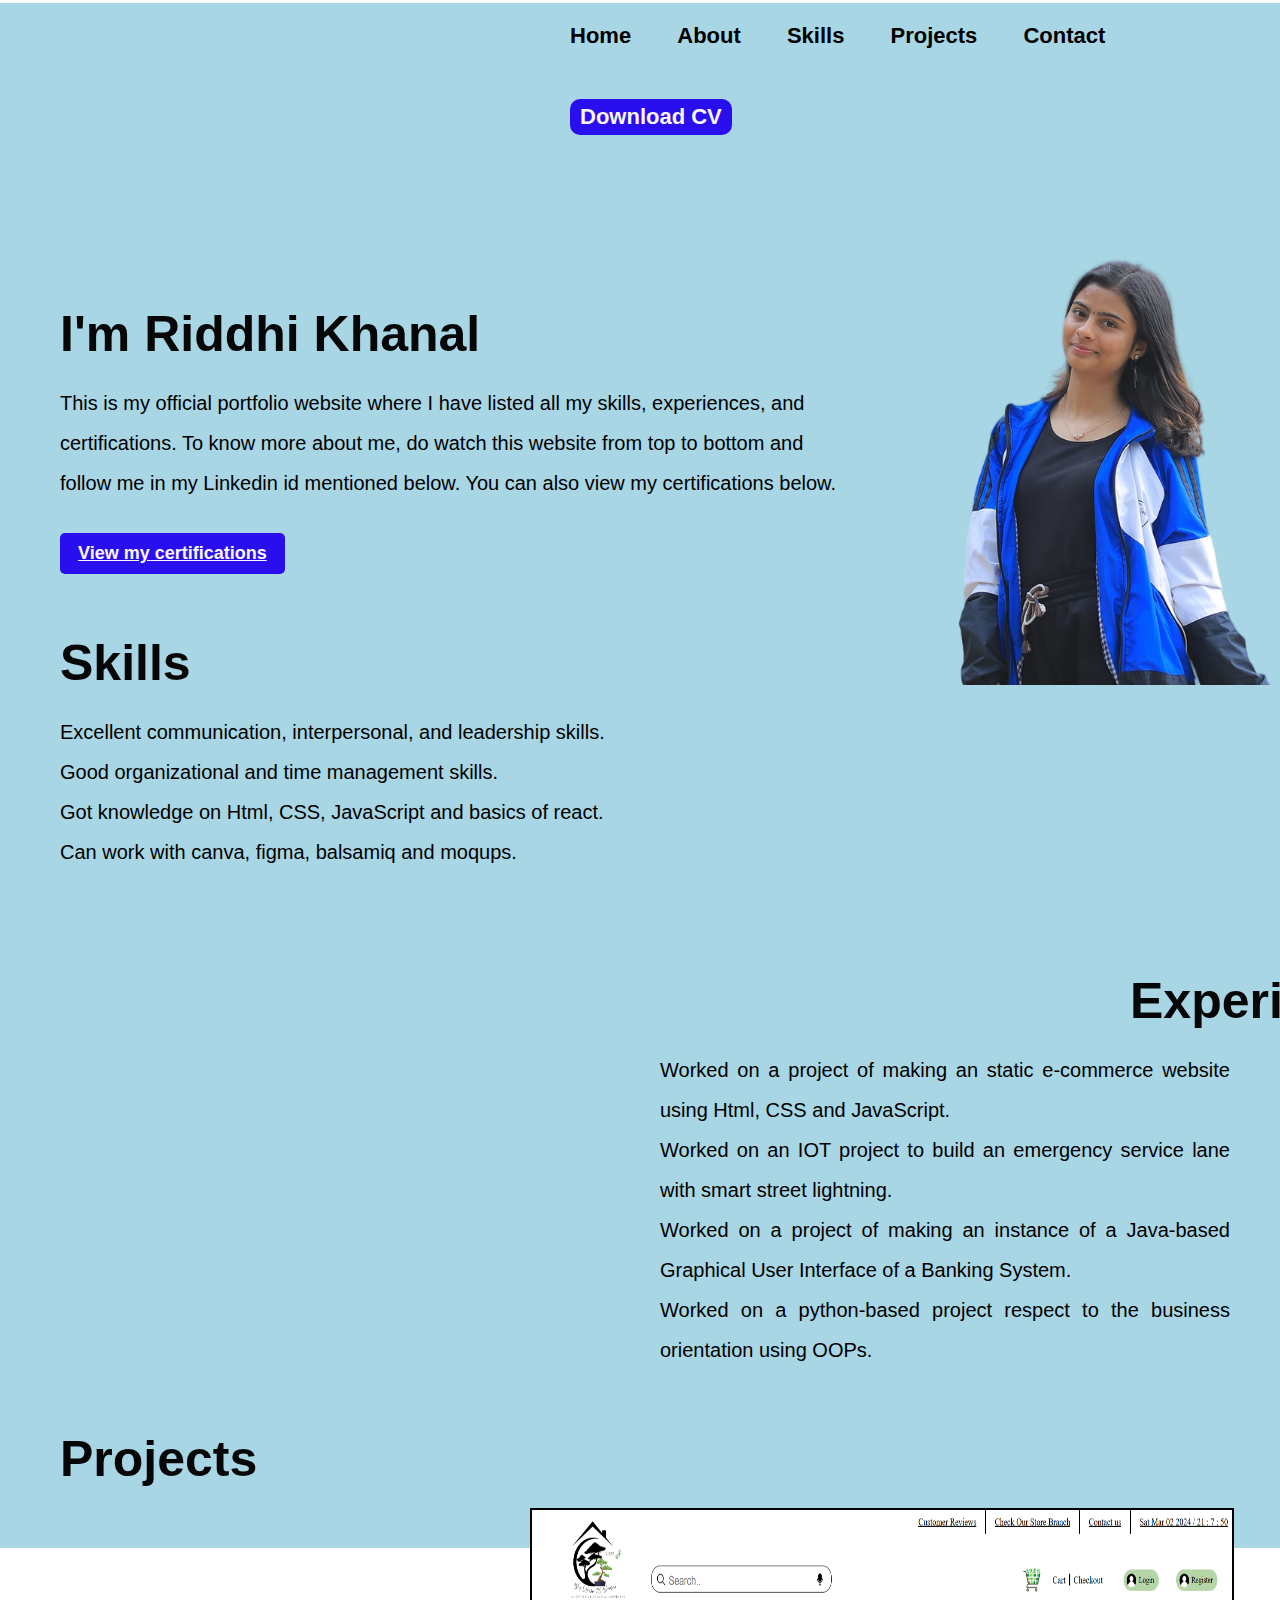
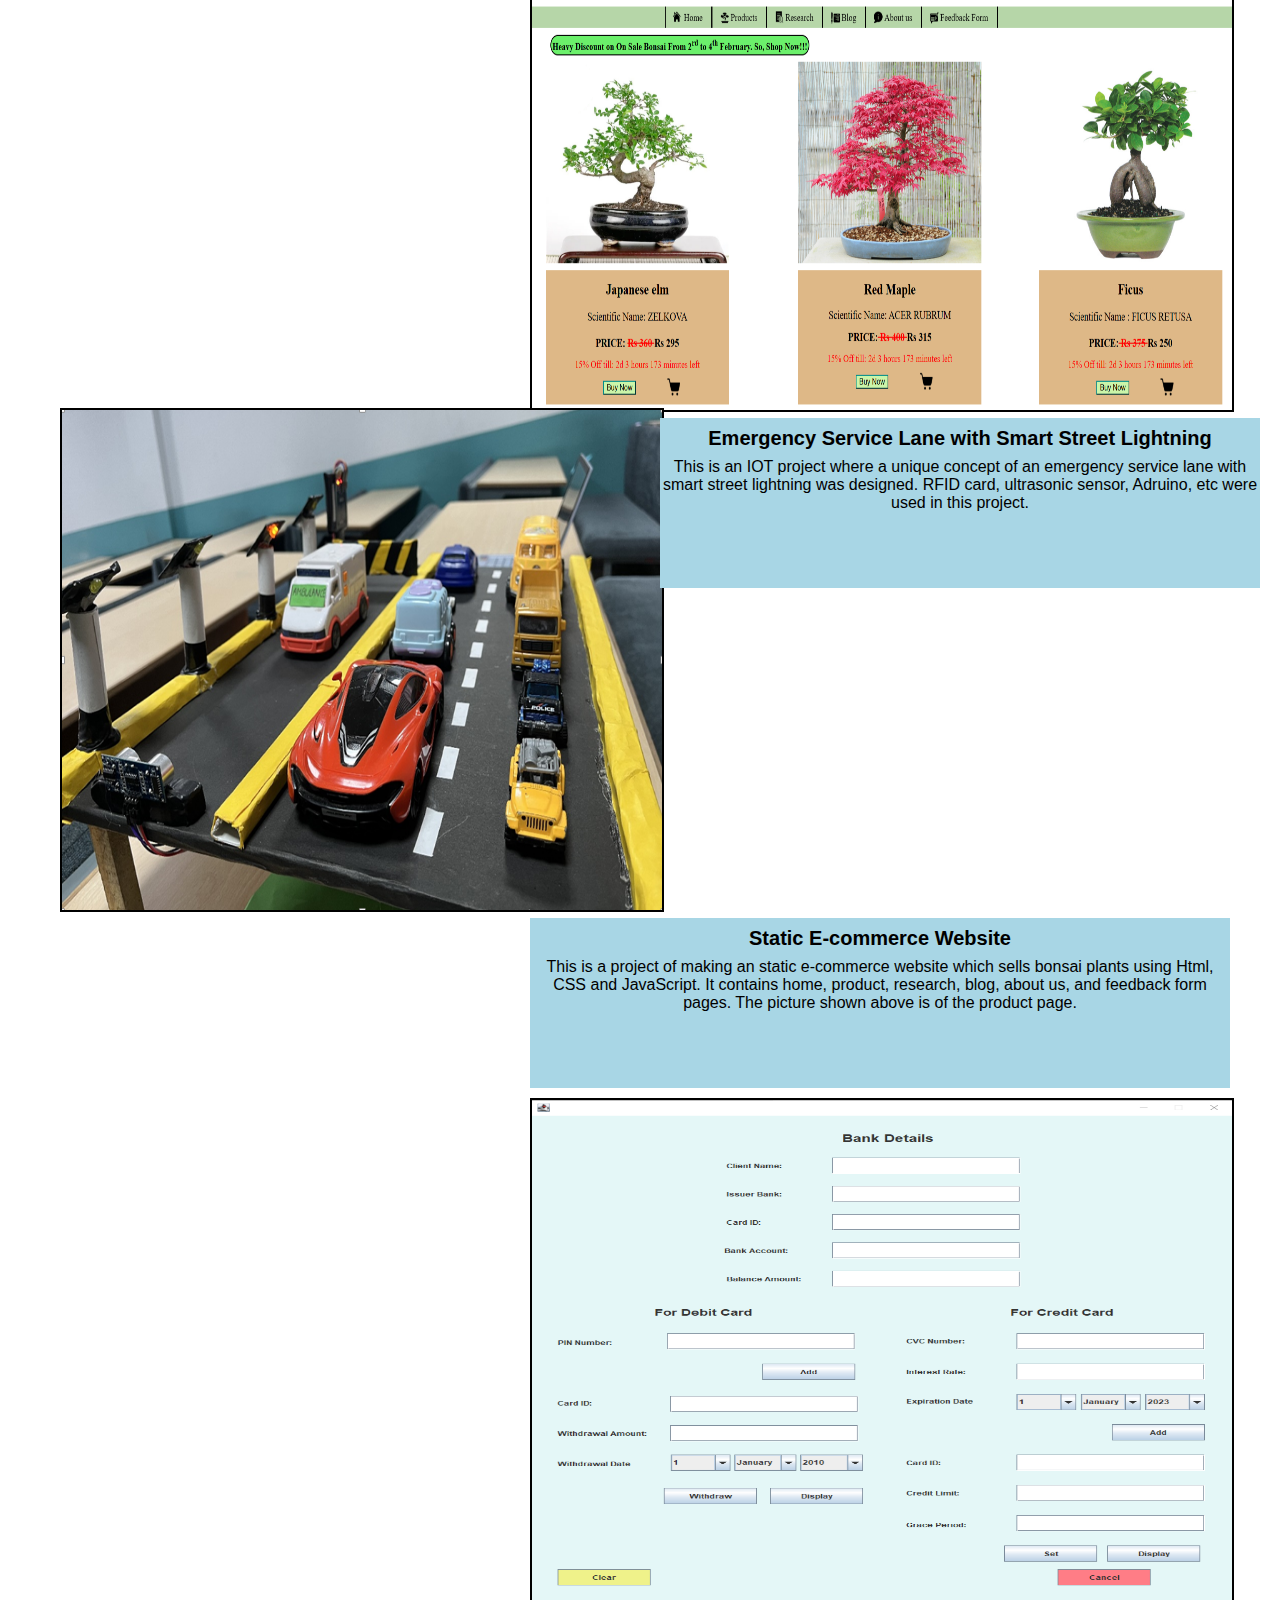
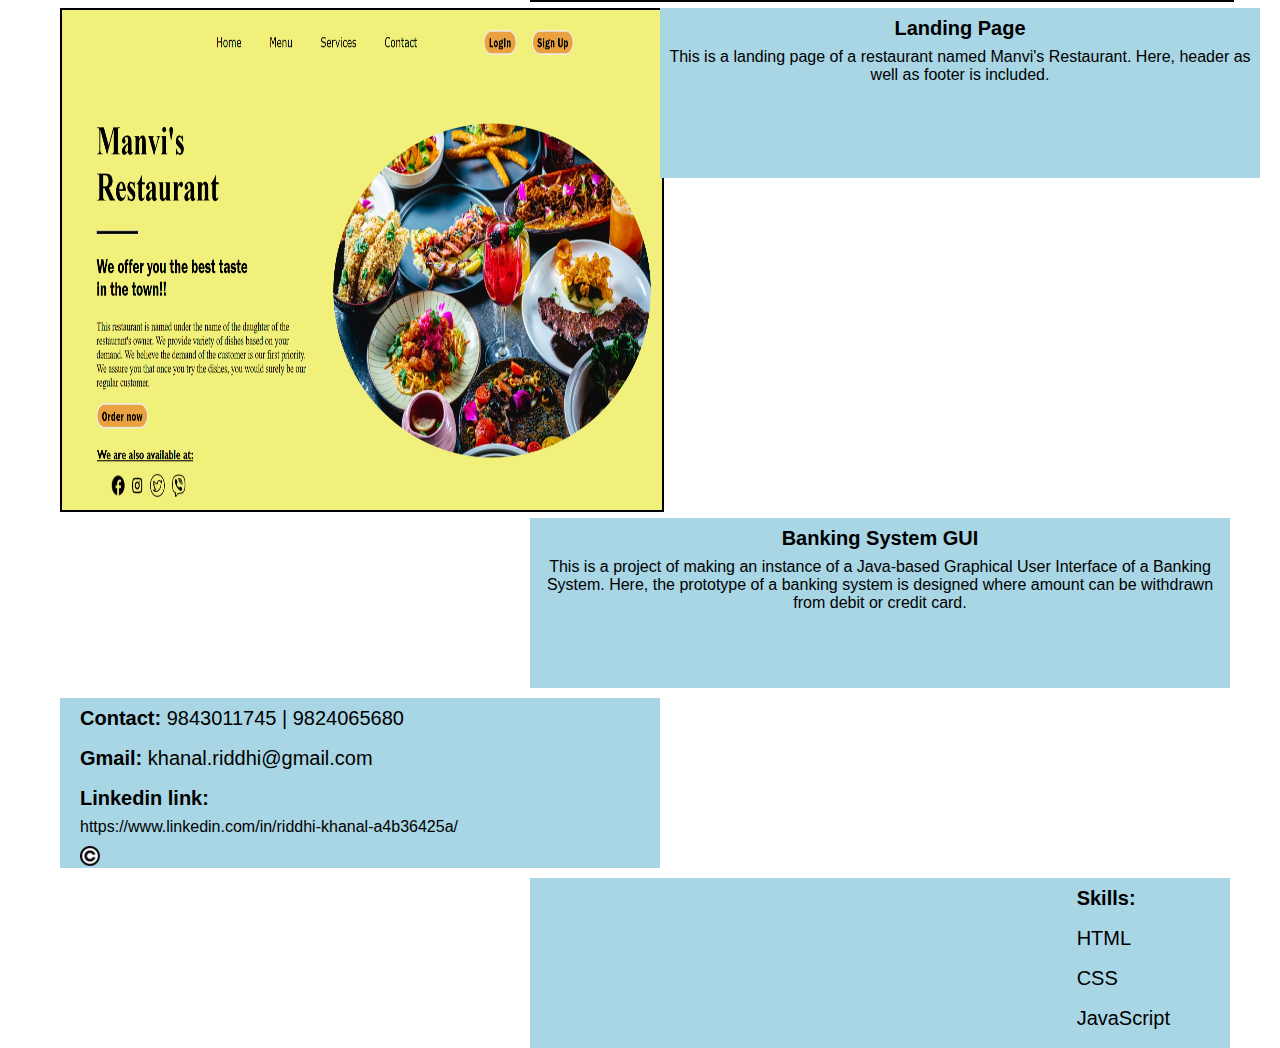
<file: Task 1.portfolio/index.html>
<!DOCTYPE html>
<html lang="en">
  <head>
    <meta charset="UTF-8" />
    <meta name="viewport" content="width=device-width, initial-scale=1.0" />
    <title>Personal Portfolio</title>
    <link rel="stylesheet" href="style.css" />
  </head>
  <body>
    <div class="hero">
      <nav>
        <ul>
          <li><a href="#">Home</a></li>
          <li><a href="#">About</a></li>
          <li><a href="#">Skills</a></li>
          <li><a href="#">Projects</a></li>
          <li><a href="#">Contact</a></li>
          <li><a href="https://drive.google.com/drive/folders/1vQnQF6Z_K_3Rioq4MYQBC3Yqnu66qAxA?usp=sharing" download="portfolio.pdf" class="download">Download CV</a></li>
        </ul>
      </nav>
      <img src="images/pp2.png" alt="photo" class="image" />
      <div class="main_body">
        <h1>I'm Riddhi Khanal</h1>
        <p class="text">
          This is my official portfolio website where I have listed all my
          skills, experiences, and <br />
          certifications. To know more about me, do watch this website from top to
          bottom and <br> follow me in my Linkedin id mentioned below. You can also
          view my certifications below.
        </p>
        <a href="certifications.html">View my certifications </a>

        <h1 class="skill">Skills</h1>
        <p class="text">
          Excellent communication, interpersonal, and leadership skills.<br />
          Good organizational and time management skills. <br />
          Got knowledge on Html, CSS, JavaScript and basics of react. <br />
          Can work with canva, figma, balsamiq and moqups.
        </p>

        <h1 class="experience">Experiences</h1>

        <p style=" margin-left: 600px; margin-right: 50px;" class="text">
          Worked on a project of making an static e-commerce website using Html,
          CSS and JavaScript.<br />
          Worked on an IOT project to build an emergency service lane with smart
          street lightning.<br />
          Worked on a project of making an instance of a Java-based Graphical
          User Interface of a Banking System.<br />
          Worked on a python-based project respect to the business orientation
          using OOPs. <br />
        </p>

        <h1 class="project">Projects</h1>

        <div
        style="
          background-color: rgb(16, 17, 16);
          width: 700px;
          height: 500px;
          float: right;
          margin-right: 50px;
        "
      >
      <img style="height: 100%; width: 100%; border: 2px solid;" src="images/website.png" >
    </img></div>
      <div
        style="
          background-color: rgb(193, 246, 80);
          width: 600px;
          height: 500px;
          float: left;
        "
      ><img
      style="height: 100%; width: 100%; border: 2px solid;"
      src="images/ESL.png"
    /></div>
      <div
        style="
          background-color: #a8d6e5;
          width: 600px;
          height: 170px;
          float: left;
          margin-top: 10px;
        "
      >
      <p style="text-align: center; "  class="text"><b>Emergency Service Lane with Smart Street Lightning</b></p>
    <p style="text-align: center; ">This is an IOT project where a unique concept of an emergency service lane with smart
      street lightning was designed. RFID card, ultrasonic sensor, Adruino, etc were used in this project.</p>
  </div>
      <div
        style="
          background-color: #a8d6e5;
          width: 700px;
          height: 170px;
          float: right;
          margin-right: 50px;
          margin-top: 10px;
        "
      >
      <p style="text-align: center;"  class="text"><b>Static E-commerce Website</b></p>
      <p style="text-align: center;">This is a project of making an static e-commerce website which sells bonsai plants using Html,
        CSS and JavaScript. It contains home, product, research, blog, about us, and feedback form pages. The picture shown above is of the product page. </p>
    </div>

      <div
        style="
          background-color: rgb(16, 17, 16);
          width: 700px;
          height: 500px;
          float: right;
          margin-right: 50px;
          margin-top: 10px;
        "
      >
      <img style="height: 100%; width: 100%; border: 2px solid;" src="images/javaGUI.png" >
    </img></div>
      <div
        style="
          background-color: rgb(193, 246, 80);
          width: 600px;
          height: 500px;
          float: left;
          margin-top: 10px;
        "
      ><img
      style="height: 100%; width: 100%; border: 2px solid;"
      src="images/landingpage.png"
    /></div>

    <div
    style="
      background-color: #a8d6e5;
      width: 600px;
      height: 170px;
      float: left;
      margin-top: 10px;
    "
  ><p style="text-align: center;"  class="text"><b>Landing Page</b></p>
<p style="text-align: center;">This is a landing page of a restaurant named Manvi's Restaurant. Here, header as well as footer is included.</p>
</div>

  <div
    style="
      background-color: #a8d6e5;
      width: 700px;
      height: 170px;
      float: right;
      margin-right: 50px;
      margin-top: 10px;
    "
  ><p style="text-align: center;"  class="text"><b>Banking System GUI </b></p>
<p style="text-align: center;"> This is a project of making an instance of a Java-based Graphical
  User Interface of a Banking System. Here, the prototype of a banking system is designed where amount can be withdrawn from debit or credit card.</p>
</div> 
<div
    style="
      background-color: #a8d6e5;
      width: 600px;
      height: 170px;
      float: left;
      margin-top: 10px;
    "
  ><p style="margin-left: 20px;"  class="text"><b>Contact: </b> 9843011745 | 9824065680</p>
<p style="margin-left: 20px;" class="text"><b>Gmail: </b> khanal.riddhi@gmail.com </p>
<p style="margin-left: 20px;"  class="text"><b>Linkedin link:</b></p>
<p style="margin-left: 20px;"> https://www.linkedin.com/in/riddhi-khanal-a4b36425a/ </p>
<img src="images/copyright.png" class="copyright"> 
</div>

  <div
    style="
      background-color: #a8d6e5;
      width: 700px;
      height: 170px;
      float: right;
      margin-right: 50px;
      margin-top: 10px;
    "
  ><p style="float: right; margin-right: 60px;"  class="text"><b>Skills: </b> <br>HTML <br> CSS <br> JavaScript <br> </p> 
</div> 

        <p style="text-align: right; margin-right: 50px; color: #a8d6e5;"  class="text"><b>Languages</b></p> 

      </div>
    </div>
  </body>
</html>
</file>
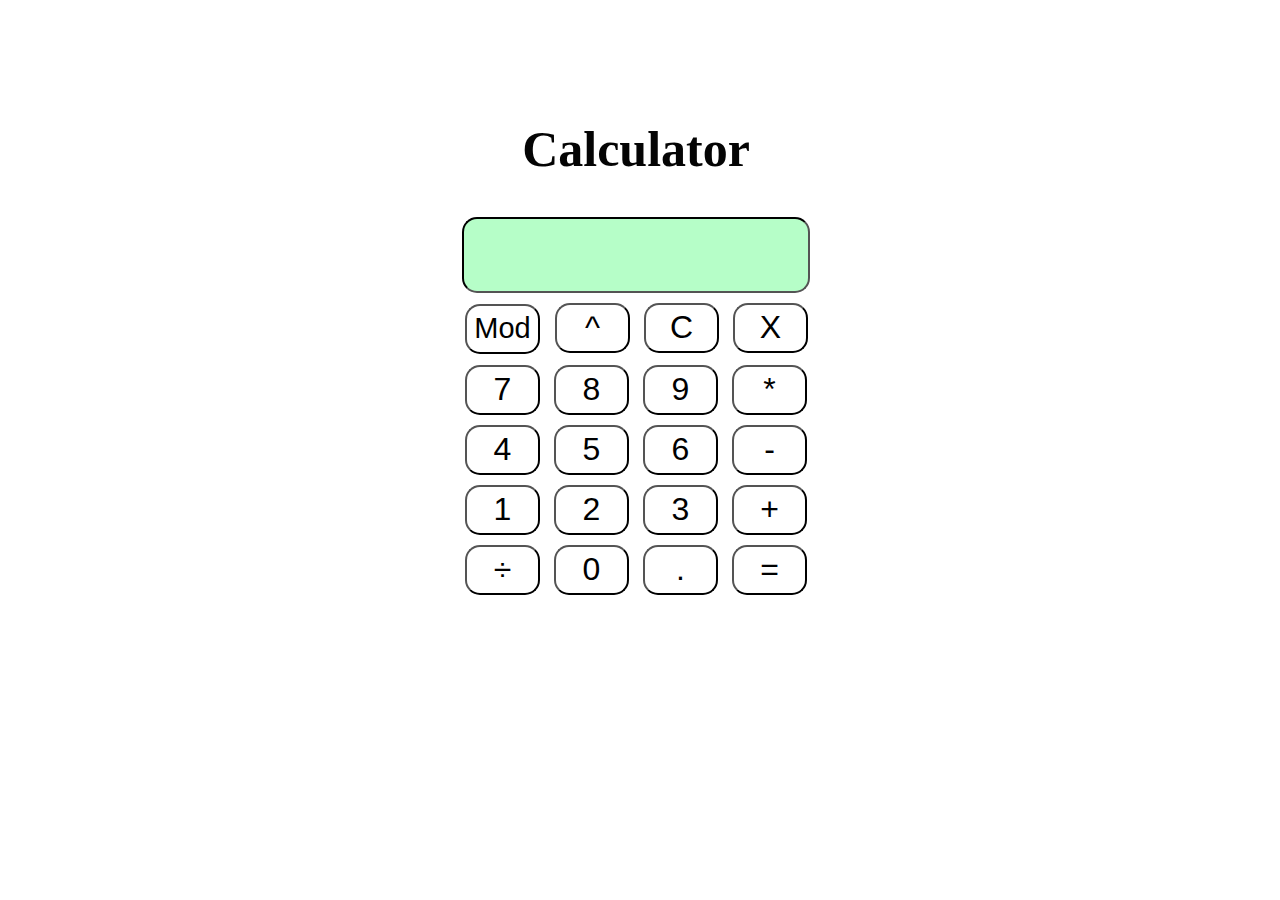
<file: Task 3.calculator/index.html>
<!DOCTYPE html>
<html lang="en">
  <head>
    <meta charset="UTF-8" />
    <meta name="viewport" content="width=device-width, initial-scale=1.0" />
    <title>Calculator</title>
    <link rel="stylesheet" href="style.css" text="stylecss" />
    <script>
      function removeLastObject() {
        var givenValue = clc.display.value;
        if (givenValue.length > 0) {
          clc.display.value = givenValue.slice(0, -1);
        }
      }

      function power() {
        clc.display.value += "**";
      }
    </script>
  </head>
  <body>
    <h1>Calculator</h1>
    <form action="" name="clc">
      <input type="text" name="display" class="output" /><br />
      <input
        style="font-size: 29px; width: 75px; height: 50px; margin: 6px"
        class="btn"
        type="button"
        value="Mod"
        onclick="clc.display.value += '%'"
      />
      <input class="btn" type="button" value="^" onclick="power();" />
      <input
        class="cancel"
        type="button"
        value="C"
        onclick="clc.display.value = ''"
      />
      <input
        class="cancel"
        type="button"
        value="X"
        onclick="removeLastObject();"
      /><br />
      <input
        class="btn"
        type="button"
        value="7"
        onclick="clc.display.value += '7'"
      />
      <input
        class="btn"
        type="button"
        value="8"
        onclick="clc.display.value += '8'"
      />
      <input
        class="btn"
        type="button"
        value="9"
        onclick="clc.display.value += '9'"
      />
      <input
        class="btn"
        type="button"
        value="*"
        onclick="clc.display.value += '*'"
      /><br />
      <input
        class="btn"
        type="button"
        value="4"
        onclick="clc.display.value += '4'"
      />
      <input
        class="btn"
        type="button"
        value="5"
        onclick="clc.display.value += '5'"
      />
      <input
        class="btn"
        type="button"
        value="6"
        onclick="clc.display.value += '6'"
      />
      <input
        class="btn"
        type="button"
        value="-"
        onclick="clc.display.value += '-'"
      /><br />
      <input
        class="btn"
        type="button"
        value="1"
        onclick="clc.display.value += '1'"
      />
      <input
        class="btn"
        type="button"
        value="2"
        onclick="clc.display.value += '2'"
      />
      <input
        class="btn"
        type="button"
        value="3"
        onclick="clc.display.value += '3'"
      />
      <input
        class="btn"
        type="button"
        value="+"
        onclick="clc.display.value += '+'"
      /><br />
      <input
        class="btn"
        type="button"
        value="&#247;"
        onclick="clc.display.value += '/'"
      />
      <input
        class="btn"
        type="button"
        value="0"
        onclick="clc.display.value += '0'"
      />
      <input
        class="btn"
        type="button"
        value="."
        onclick="clc.display.value += '.'"
      />
      <input
        class="btn"
        type="button"
        value="="
        onclick="clc.display.value = eval(clc.display.value)"
      />
    </form>
  </body>
</html>
</file>
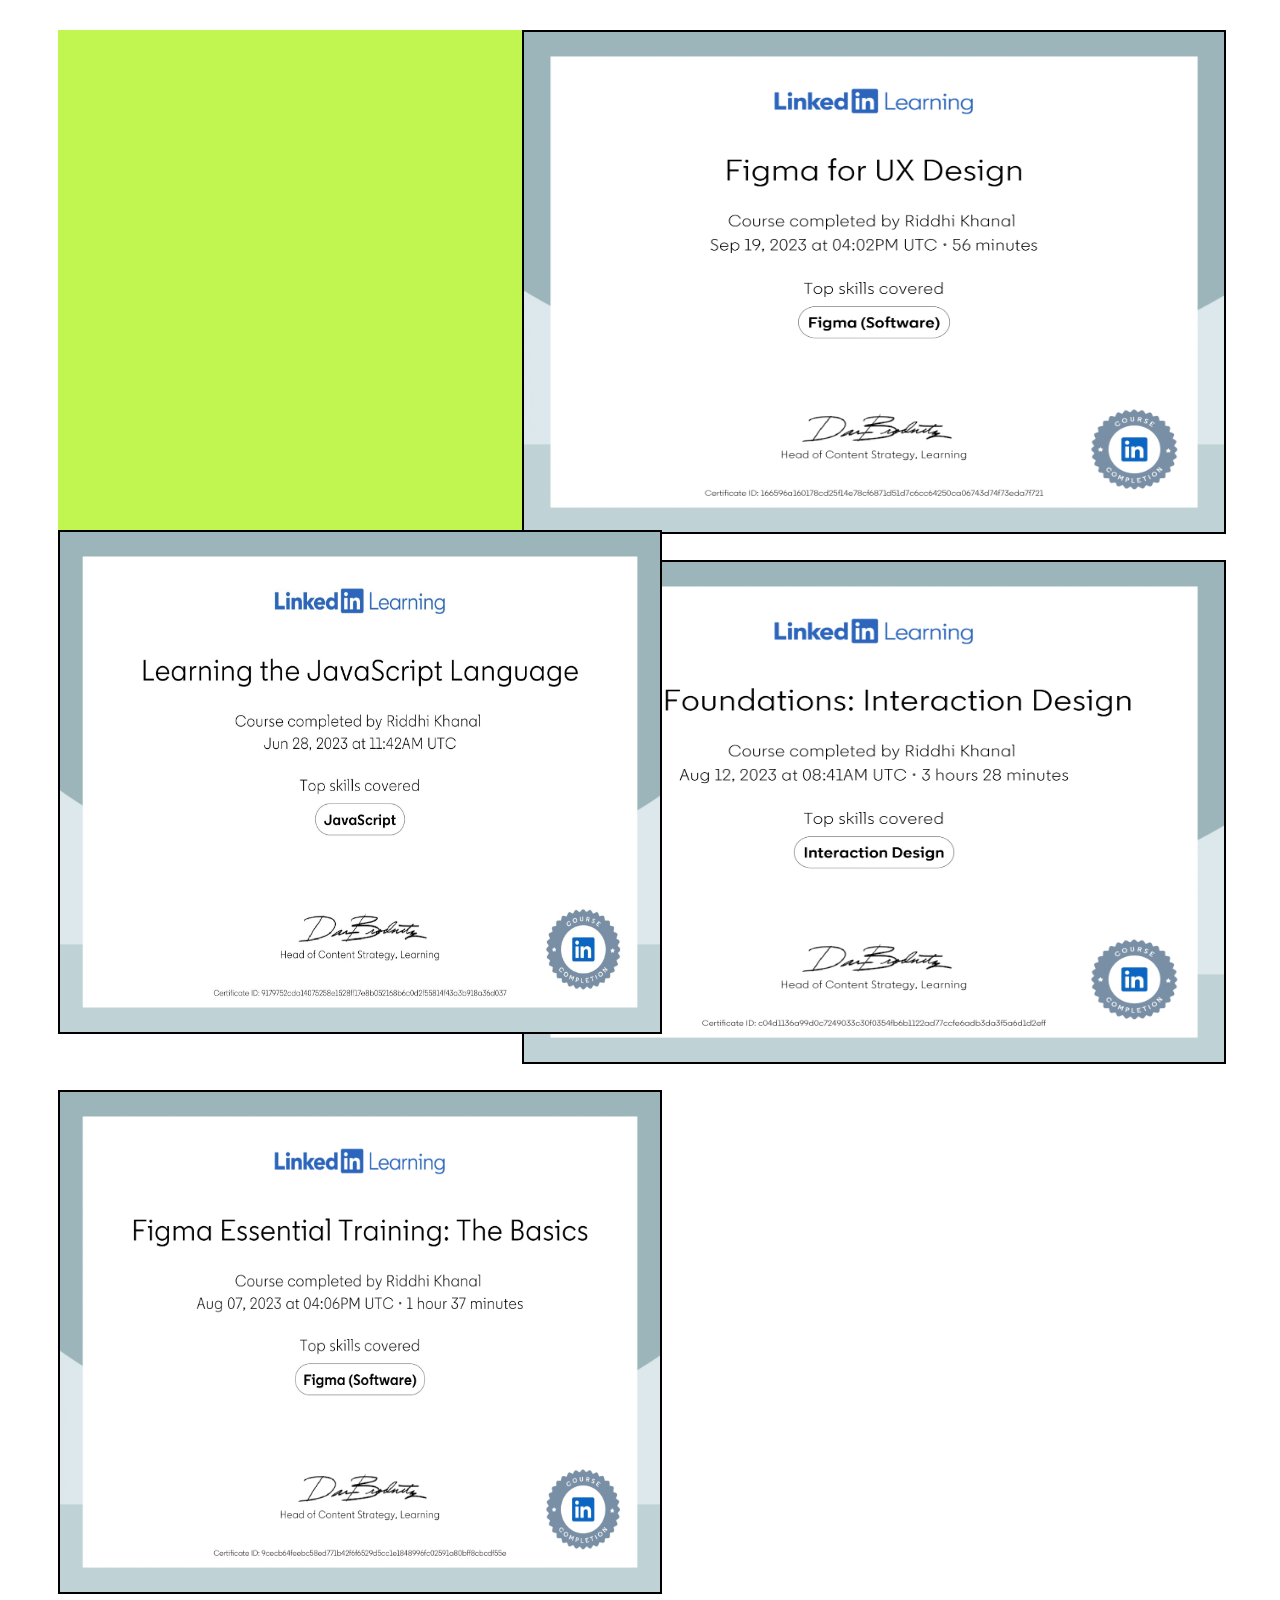
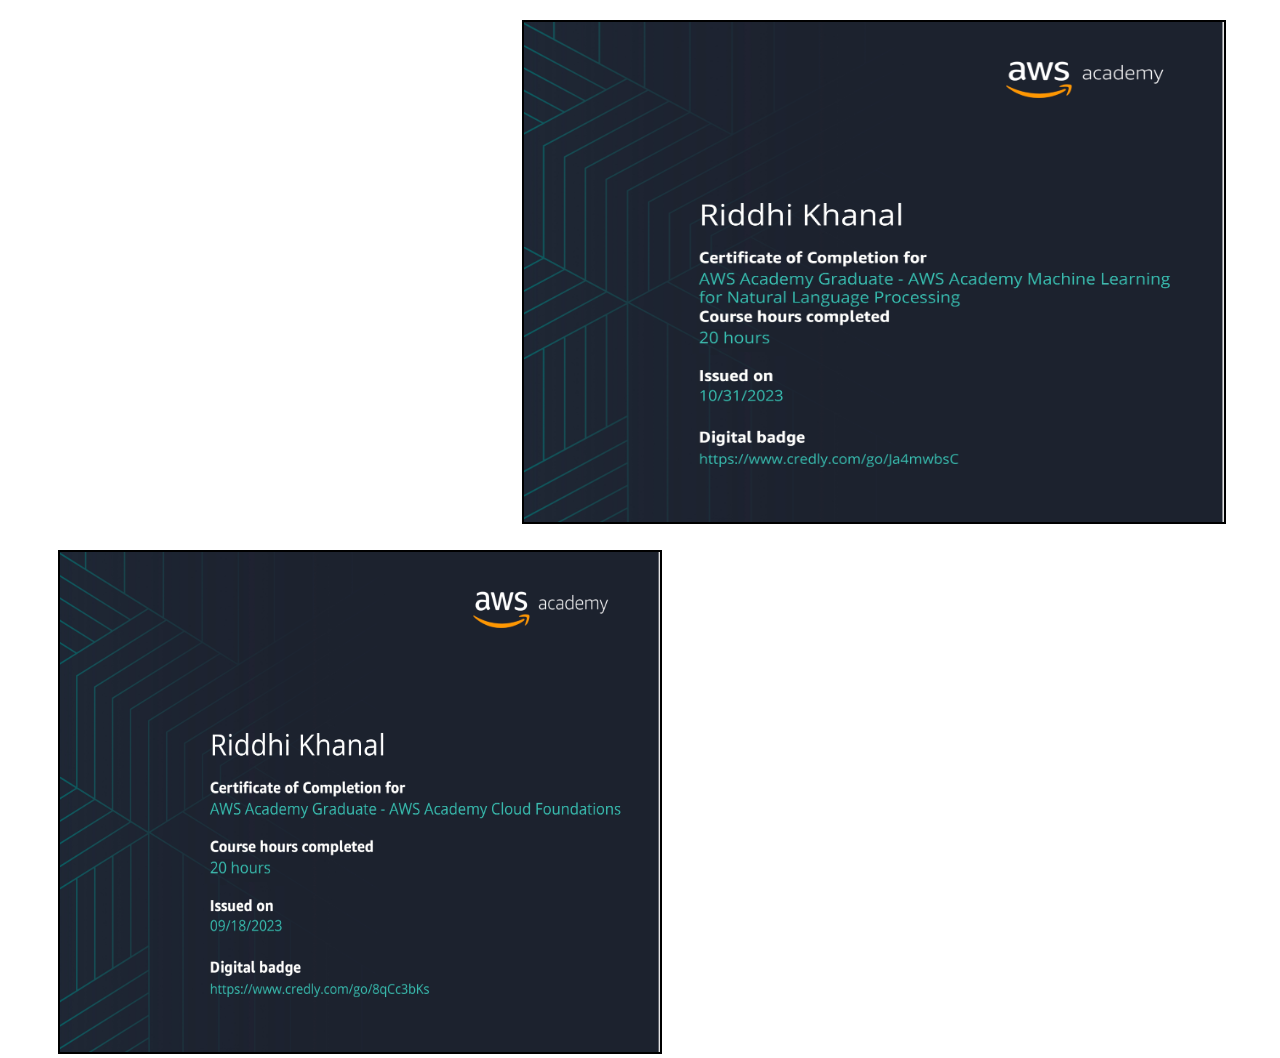
<file: Task 1.portfolio/certifications.html>
<!DOCTYPE html>
<html lang="en">
  <head>
    <meta charset="UTF-8" />
    <meta name="viewport" content="width=device-width, initial-scale=1.0" />
    <title>Document</title>
  </head>
  <body>
    <div
        style="
          background-color: rgb(16, 17, 16);
          width: 700px;
          height: 500px;
          float: right;
          margin-right: 50px;
        "
      >
      <img style="height: 100%; width: 100%; border: 2px solid;" src="images/figmacertificate.jpg" >
    </img></div>
      <div
        style="
          background-color: rgb(193, 246, 80);
          width: 600px;
          height: 500px;
          margin-left: 50px;
          margin-top: 30px;
        "
      ><img
      style="height: 100%; width: 100%; border: 2px solid;"
      src="images/jscertificate.jpg"
    /></div>
    <div
        style="
          background-color: rgb(16, 17, 16);
          width: 700px;
          height: 500px;
          float: right;
          margin-right: 50px;
          margin-top: 30px;
        "
      >
      <img style="height: 100%; width: 100%; border: 2px solid;" src="images/uxcertificate.jpg" >
    </img></div>
      <div
        style="
          background-color: rgb(193, 246, 80);
          width: 600px;
          height: 500px;
          float: left;
          margin-top: 30px;
          margin-left: 50px;
        "
      ><img
      style="height: 100%; width: 100%; border: 2px solid;"
      src="images/figmacertificate2.jpg"
    /></div>
    <div
        style="
          background-color: rgb(16, 17, 16);
          width: 700px;
          height: 500px;
          float: right;
          margin-right: 50px;
          margin-top: 30px;
        "
      >
      <img style="height: 100%; width: 100%; border: 2px solid;" src="images/aws1.jpg" >
    </img></div>
      <div
        style="
          background-color: rgb(193, 246, 80);
          width: 600px;
          height: 500px;
          float: left;
          margin-top: 30px;
          margin-left: 50px;
        "
      ><img
      style="height: 100%; width: 100%; border: 2px solid;"
      src="images/aws2.jpg"
    /></div>
  </body>
</html>
</file>
<file: Task 1.portfolio/style.css>
*{
    margin: 0;
    padding: 0;
    font-family:'Segoe UI', Tahoma, Geneva, Verdana, sans-serif;
}

.hero{
    position: relative;
    width: 100%;
    height: 100%;
    background: #a8d6e5;
}

nav{
    display: flex; 
    font-size: 22px;
    padding: 10px 0;
    margin-left: 550px;
    margin-top: 3px;
    justify-content: space-between;
}

nav ul li{
    display: inline-block;
    list-style: none;
    margin: 10px 20px;
}

nav ul li a{
    text-decoration: none;
    color: black;
    font-weight: bold;
}

nav ul li a:hover{
    color: rgb(255, 0, 0);
}

.main_body{
margin-top: 120px;
margin-left: 60px;
}

.main_body h1{
    font-size: 50px;
    color: rgb(7, 7, 7);
    margin-bottom: 20px;
}

.main_body p{
    margin-bottom: 0px;
}

.main_body a{
    background-color: rgb(41, 15, 238);
    color: rgb(250, 246, 246);
    padding: 10px 18px;
    font-weight: bold;
    display: inline-block;
    margin: 30px 0;
    border-radius: 5px;
    font-size: 18px;
}

.main_body a:hover{
    color: rgb(255, 0, 0);
}

.download{
    background-color: rgb(41, 15, 238);
    color: rgb(250, 246, 246);
    padding: 5px 10px;
    font-weight: bold;
    display: inline-block;
    margin: 30px 0;
    border-radius: 10px;
}

.image{
    margin-left: 100px;
    border-radius: 50px;
    height: 500px;
    margin-left: 850px;
    margin-top: 0px;
    position: absolute;
}

.skill{
    margin-top: 30px;
}

.text{
    font-size: 20px;
    text-align: justify;
    line-height: 2;
}

.experience{
    margin-top: 100px;
    margin-right: 60px;
    margin-left: 1070px;
}

.project{
    text-align: left;
    margin-top: 60px;
}

.copyright{
    height: 20px;
    width: 20px;
    margin-left: 20px;
    margin-top: 10px;
}
</file>
<file: Task 3.calculator/style.css>
body{
    background-image: url(https://images7.alphacoders.com/374/374296.jpg);
    width: 90%;
    height: 510px;
    margin-top: 120px;
    margin-bottom: 0px;
    text-align: center;
    margin-left: 60px;
    background-repeat: no-repeat;
    background-size: cover;
}
h1{
    font-size: 50px;
    font-family: Georgia, 'Times New Roman', Times, serif;
    color: rgb(4, 4, 4);
}
input{
    width: 75px;
    height: 50px;
    font-size: 32px;
    margin: 5px;
    background-color: white;
    border-radius: 15px;
    border-color: black;
}


.output{
    width: 340px;
    height: 70px;
    background-color: #b6fec8;
    text-align: right;
}
.btn:hover{
    background-color: rgb(237, 248, 86);
    cursor: pointer;
}
.cancel:hover{
    background-color: rgb(241, 84, 84);
    cursor: pointer;
}
</file>
